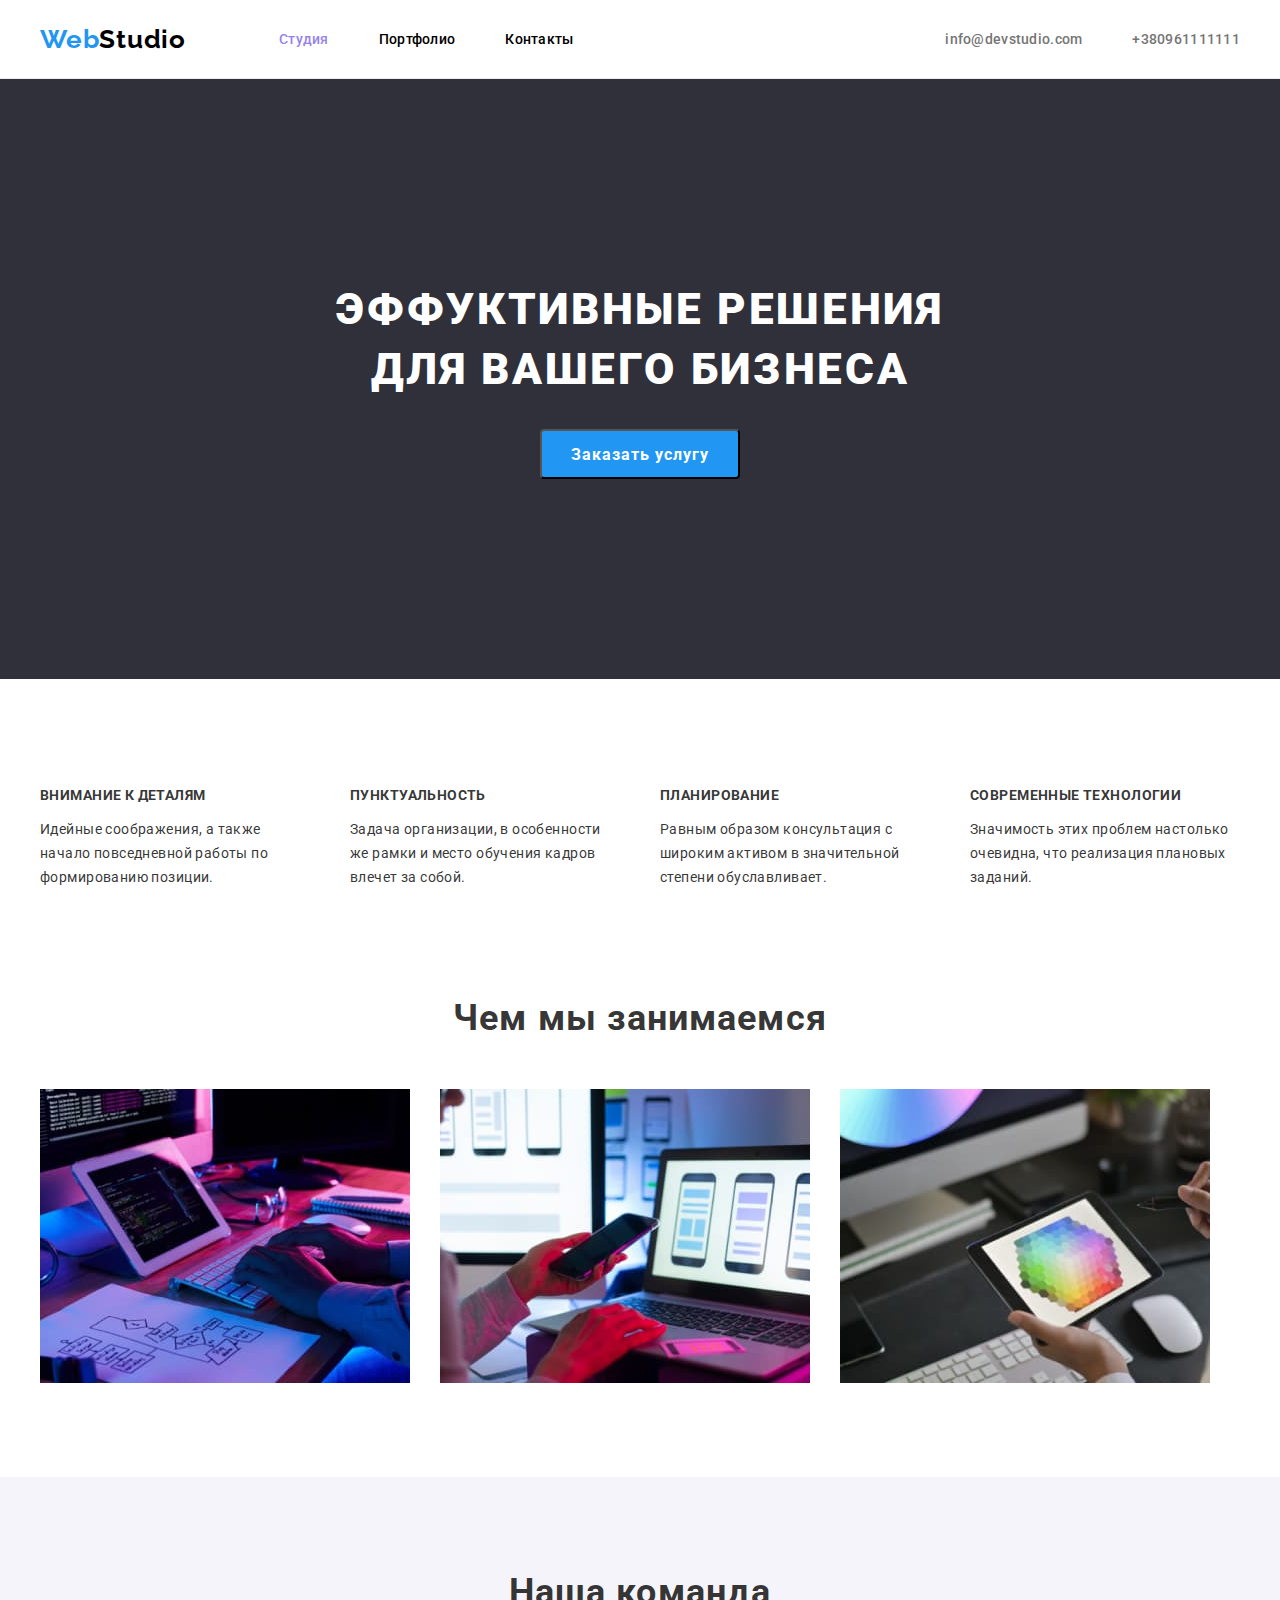
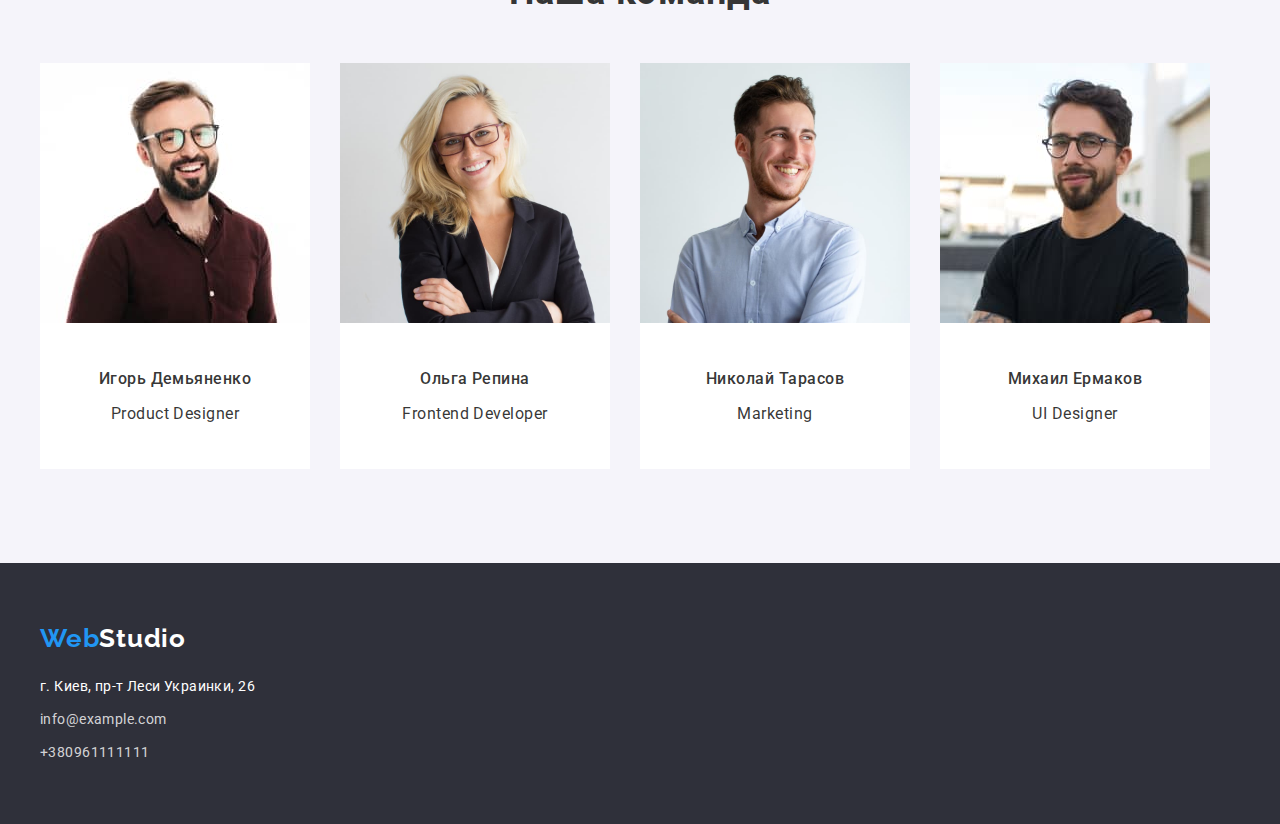
<file: index.htm>
<!DOCTYPE html>
<html lang="en">

<head>
    <link rel="preconnect" href="https://fonts.gstatic.com">
    <meta charset="UTF-8">
    <meta name="viewport" content="width=device-width, initial-scale=1.0">
    <title>Document</title>
    <link rel="stylesheet" href="./style/style.css">
    <link rel="preconnect" href="https://fonts.gstatic.com">
    <link href="https://fonts.googleapis.com/css2?family=Raleway:wght@700&family=Roboto:wght@400;500;700;900&display=swap" rel="stylesheet">
</head>

<body>

    <header class="header-scn">
        <div class="container">
            <div class="headlink">
                <nav>
                    
                    <ul class="site-nav">
                        <li class="itemheader">
                            <a href="./index.htm"> <span class="web">Web</span><span class="studio">Studio</span></a>
                        </li>
                        <li class="itemheader">
                            <a href="./index.htm" class="link current">Студия</a>
                        </li>
                        <li class="itemheader">
                            <a href="./portfolio.html" class="link">Портфолио</a>
                        </li>
                        <li class="itemheader">
                            <a href="# " class="link">Контакты</a>
                        </li>
                    </ul>
                </nav>
                <ul class="conect" >
                    <li class="itemheader" >
                        <a href="mailto:info@devstudio.com">
                            <p class="link">info@devstudio.com</p>
                        </a>
                    </li>
                    <li class="itemheader">
                        <a href="tel:+380961111111">
                            <p class="link">+380961111111</p>
                        </a>
                    </li>
                </ul>
            </div>
        </div>
    </header>


    <main>
        <!--hero-->
        
        <section class="hero-scn ">
            <div class="container hero overlay">
                 <h1 class="hero-title">ЭФФУКТИВНЫЕ РЕШЕНИЯ ДЛЯ ВАШЕГО БИЗНЕСА</h1>
               <button class="hero-btn">Заказать услугу</button>
            </div>
        </section>
            

        <!--features-->
        <section class="features-scn">
            <div class="container">
                <h2 class="visally-hidden">скрыто</h2>
                <ul class="features">
                    <li class="item">
                        <h3>ВНИМАНИЕ К ДЕТАЛЯМ</h3>
                        <p>Идейные соображения, а также начало повседневной работы по формированию позиции.</p>
                    </li>
                    <li class="item">
                        <h3>ПУНКТУАЛЬНОСТЬ</h3>
                        <p class="features-text">Задача организации, в особенности же рамки и место обучения кадров влечет за собой.</p>
                    </li>
                    <li class="item">
                        <h3>ПЛАНИРОВАНИЕ</h3>
                        <p>Равным образом консультация с широким активом в значительной степени обуславливает.</p>
                    </li>
                    <li class="item">
                        <h3>СОВРЕМЕННЫЕ ТЕХНОЛОГИИ</h3>
                        <p>Значимость этих проблем настолько очевидна, что реализация плановых заданий.</p>
                    </li>
                </ul>
            </div>
        </section>


        <!--what are we doing-->
        <section class="ourworking-scn">
            <div class="container ourworkimg">
                <h3 class="ourteamtitle">Чем мы занимаемся</h3>
                <ul>
                    <li class="ourwork">
                        <img src="./photo/home-page/ourwork/box1.jpg" width="370" alt="набор кода">
                    </li>
                    <li class="ourwork">
                        <img src="./photo/home-page/ourwork/box2.jpg" width="370" alt="разаработка дизайна">
                    </li>
                    <li class="ourwork">
                        <img src="./photo/home-page/ourwork/box3.jpg" width="370" alt="подбор цвета">
                    </li>
                </ul>
            </div>
        </section>


        <!--our team-->
        <section class="ourteam-scn">
            <div class="container ourteamfon">
                <h3 class="ourteamtitle">Наша команда</h3>
                <ul class="ourteam">
                    <li class="item">
                        <img src="./photo/home-page/team/img.jpg" width="270" alt="фото Игоря Демьяненко">
                            <div class="ournamepadding">
                                <h3 class="ourname">Игорь Демьяненко</h3>
                                <p class="ourprofession">Product Designer</p>
                            </div>
                    </li>
                    <li class="item">
                        <img src="./photo/home-page/team/img1.jpg" width="270" alt="фото Ольги Репина">
                             <div class="ournamepadding">
                                <h3 class="ourname">Ольга Репина</h3>
                                <p class="ourprofession">Frontend Developer</p>
                            </div>
                    </li>
                    <li class="item">
                        <img src="./photo/home-page/team/img2.jpg" width="270" alt="фото Николая Тарасова">
                            <div class="ournamepadding">
                                <h3 class="ourname">Николай Тарасов</h3>
                                <p class="ourprofession">Marketing</p>
                            </div>
                    </li>
                    <li class="item">
                        <img src="./photo/home-page/team/img3.jpg" width="270" alt="фото Михаила Ермакова">
                            <div class="ournamepadding">
                                <h3 class="ourname">Михаил Ермаков</h3>
                                <p class="ourprofession">UI Designer</p>
                            </div>
                    </li>
                </ul>
            </div>
        </section>


        

    </main>


    <!--foot-->

    <footer>
        <div class="container ftr">
            <a href="#"><span class="webfoot">Web</span><span class="studiofoot">Studio</span></a>
                <address class="address">г. Киев, пр-т Леси Украинки, 26</address>
                    <ul>
                        <li class="item">
                            <a href="mailto:info@example.com"><span class="howconectfoot">info@example.com</span></a>
                        </li>
                        <li class="item">
                            <a href="tel:+380961111111"><span class="howconectfoot">+380961111111</span></a>
                        </li>
                    </ul>
        </div>
    </footer>
</body>

</html>
</file>
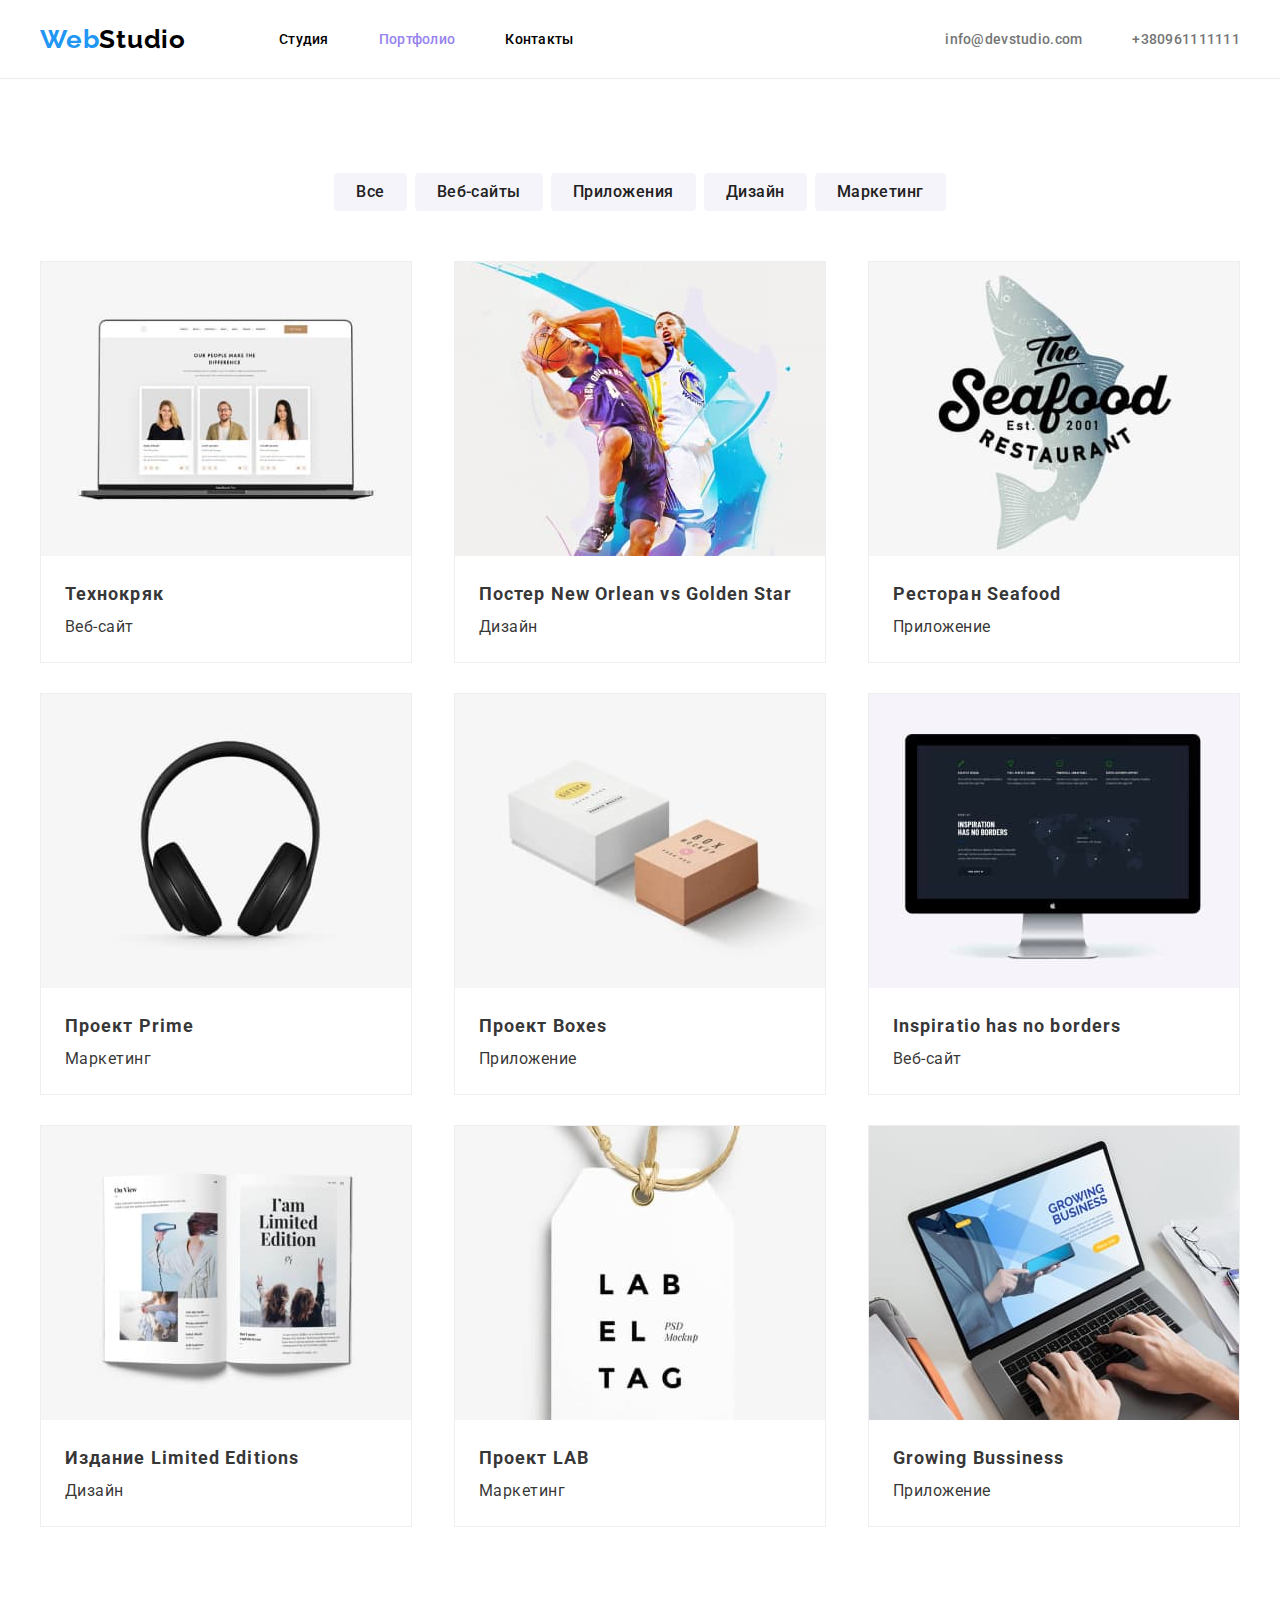
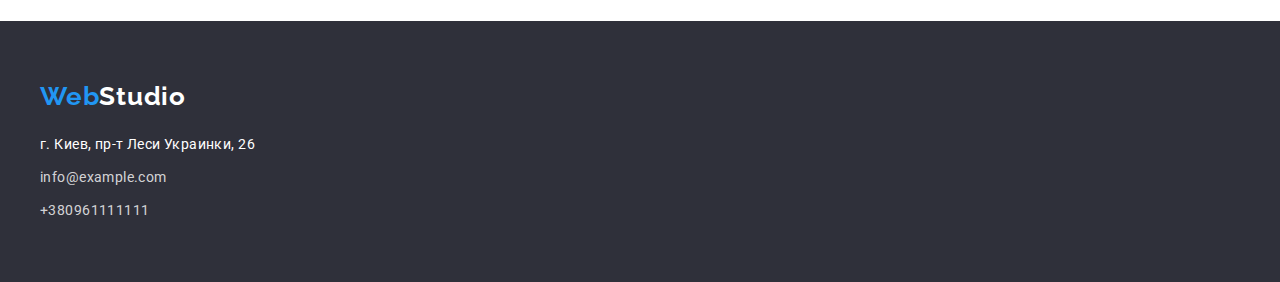
<file: portfolio.html>
<!DOCTYPE html>
<html lang="en">

<head>
    <link rel="preconnect" href="https://fonts.gstatic.com">
    <meta charset="UTF-8">
    <meta name="viewport" content="width=device-width, initial-scale=1.0">
    <title>Document</title>
    <link rel="stylesheet" href="./style/style.css">
    <link href="https://fonts.googleapis.com/css2?family=Raleway:wght@700&family=Roboto:wght@400;500;700;900&display=swap" rel="stylesheet">
</head>

<body>
    <header class="header-scn">
        <div class="container">
            <div class="headlink">
                <nav>
                    
                    <ul class="site-nav">
                        <li class="itemheader">
                            <a href="./index.htm"> <span class="web">Web</span><span class="studio">Studio</span></a>
                        </li>
                        <li class="itemheader">
                            <a href="./index.htm" class="link">Студия</a>
                        </li>
                        <li class="itemheader">
                            <a href="./portfolio.html" class="link  current">Портфолио</a>
                        </li>
                        <li class="itemheader">
                            <a href="# " class="link">Контакты</a>
                        </li>
                    </ul>
                </nav>
                <ul class="conect" >
                    <li class="itemheader" >
                        <a href="mailto:info@devstudio.com">
                            <p class="link">info@devstudio.com</p>
                        </a>
                    </li>
                    <li class="itemheader">
                        <a href="tel:+380961111111">
                            <p class="link">+380961111111</p>
                        </a>
                    </li>
                </ul>
            </div>
        </div>
    </header>

    <main>
        
        
        <section class="portfolio-scn">
            <h1 class="visally-hidden">скрыть</h1>
                <div class="container portf-cnr">
                    <ul class="portfolio-btn">
                        <li class="item">
                            <button class="portf-btn">Все</button>
                        </li>
                        <li class="item">
                            <button class="portf-btn">Веб-сайты</button>
                        </li>
                        <li class="item">
                            <button class="portf-btn">Приложения</button>
                        </li>
                        <li class="item">
                            <button class="portf-btn">Дизайн</button>
                        </li>
                        <li class="item">
                            <button class="portf-btn">Маркетинг</button>
                        </li>
                    </ul>
                </div>
                <div class="container">    
                        <ul class="img-portfolio">
                            <li class="item">
                                <img src="./photo/portfolio/website.jpg" alt="сайт">
                                    <div class="portfolio-wedo">
                                        <h2 class="wedo">Технокряк</h2>
                                        <p class="aboutwedo">Веб-сайт</p>
                                    </div>
                            </li>
                            <li class="item">
                                <img src="./photo/portfolio/poster.jpg" alt="дизайн постеров">
                                    <div class="portfolio-wedo">
                                        <h2 class="wedo">Постер New Orlean vs Golden Star</h2>
                                        <p class="aboutwedo">Дизайн</p>
                                    </div>
                            </li>
                            <li class="item">
                                <img src="./photo/portfolio/seafood.jpg" alt="приложение">
                                    <div class="portfolio-wedo">
                                        <h2 class="wedo">Ресторан Seafood</h2>
                                        <p class="aboutwedo">Приложение</p>
                                    </div>
                            </li>
                            <li class="item">
                                <img src="./photo/portfolio/headphones.jpg" alt="Маркетинг">
                                    <div class="portfolio-wedo">
                                        <h2 class="wedo">Проект Prime</h2>
                                        <p class="aboutwedo">Маркетинг</p>
                                    </div>
                            </li>
                            <li class="item">
                                <img src="./photo/portfolio/box.jpg" alt="box">
                                    <div class="portfolio-wedo">
                                        <h2 class="wedo">Проект Boxes</h2>
                                        <p class="aboutwedo">Приложение</p>
                                    </div>
                            </li>
                            <li class="item">
                                <img src="./photo/portfolio/screen.jpg" alt="Веб-сайт">
                                    <div class="portfolio-wedo">
                                        <h2 class="wedo">Inspiratio has no borders</h2>
                                        <p class="aboutwedo">Веб-сайт</p>
                                    </div>
                            </li>
                            <li class="item">
                                <img src="./photo/portfolio/book.jpg" alt="Дизайн">
                                    <div class="portfolio-wedo">
                                        <h2 class="wedo">Издание Limited Editions</h2>
                                        <p class="aboutwedo">Дизайн</p>
                                    </div>
                            </li>
                            <li class="item">
                                <img src="./photo/portfolio/lab.jpg" alt="разработка маркетинга">
                                    <div class="portfolio-wedo">
                                        <h2 class="wedo">Проект LAB</h2>
                                        <p class="aboutwedo">Маркетинг</p>
                                    </div>
                            </li>
                            <li class="item">
                                <img src="./photo/portfolio/notebook.jpg" alt="разработка приложения">
                                    <div class="portfolio-wedo">
                                        <h2 class="wedo">Growing Bussiness</h2>
                                        <p class="aboutwedo">Приложение</p>
                                    </div>
                            </li>
                        </ul>
                </div>
        </section>
       



    </main>


    <!--foot-->
    
    <footer>
        <div class="container">
            <a href="#"><span class="webfoot">Web</span><span class="studiofoot">Studio</span></a>
                <address class="address">г. Киев, пр-т Леси Украинки, 26</address>
                    <ul>
                        <li class="item">
                            <a href="mailto:info@example.com"><span class="howconectfoot">info@example.com</span></a>
                        </li>
                        <li class="item">
                            <a href="tel:+380961111111"><span class="howconectfoot">+380961111111</span></a>
                        </li>
                    </ul>
        </div>
    </footer>

</body>
</file>
<file: style/style.css>
:root {
    --primary-text-color: rgba(0, 0, 0, 0.8);
    --title-text-color: #000000;
    --accent-color: #2196F3;
    --primary-white-color: #ffffff;
    --footer-color:#2F303A;
    --connect-color:#757575;
    --primary-font-famaly:Roboto;
    --primary-width:1200px;
}



img {display: block;}
ul {list-style: none;}
ul {padding-inline-start:0}
ul{margin:0}
a {text-decoration: none;}
/*img{
    display: block;
    max-width: 100%;
    height: auto;
}*/

/* визуально скрыть*/
.visally-hidden{
    position: absolute;
    clip:rect(0 0 0 0);
    width:1px;
    height:1px;
    margin:-1px;
}


body{margin: 0;}


.container{
    width: var(--primary-width);
    padding-right:15px;
    padding-left: 15px;

    margin-left: auto;
    margin-right: auto;
    
    /*padding-top: 94px;
    padding-bottom: 94px;*/
}




/* header */

.header-scn{
    padding-top: 17px;
    padding-bottom: 17px;

    border-bottom: 1px solid #ECECEC;
}

.headlink{
    display: flex;
   
    align-items: center;
    
}



.site-nav{
    display: flex;
    margin-left: auto;
    align-items: center;
   
    

    font-family: Roboto;
    font-weight: 500;
    font-size: 14px;
    line-height: 16px;
    letter-spacing: 0.02em;
}


.site-nav .itemheader:first-child{
    margin-right: 93px;
}

.site-nav li:not(:last-child){
    margin-right: 50px;
}

.site-nav .link.current{
    color: rgb(150, 130, 238);
}

.web {
    color: var(--accent-color);
    font-family: Raleway;
    font-size: 26px;
    font-weight: 700;
    line-height: 31px;
    letter-spacing: 0.03em;
    text-align: left;

}

.studio {
    color: var(--title-text-color);
    font-family: Raleway;
    font-size: 26px;
    font-weight: 700;
    line-height: 31px;
    letter-spacing: 0.03em;
    text-align: left;
}

.link{
    color:var(--title-text-color);
}

.link:hover,
.link:focus {
    color: var(--accent-color);
    font-family: var(--primary-font-famaly);
    font-size: 14px;
    font-weight: 500;
    line-height: 16px;
    letter-spacing: 0.02em;
    text-align: left;
}
.link:active{
    color:rgb(255, 0, 0);
}
.link{
    color: var(--title-text-color);
}


/* box s style for tel and mail*/

.conect{
    display: flex;
    margin-left:auto;

    
    padding-inline-start: 0;
}

/* отступы ссылок, кроме последней*/
.conect .itemheader:not(:last-child){
    margin-right:50px;
}

.conect li{
    display:  block;
    align-items: center;
   
    font-family: var(--primary-font-famaly);
    font-weight: 500;
    font-size: 14px;
    line-height: 16px;
    letter-spacing: 0.02em;
}




.conect .link{
    color: var(--connect-color);
}

.conect p:hover,
.conect p:focus{
    color:var(--accent-color);
}






/* body color */
body {
    background-color: var(--primary-white-color);
    color: var(--primary-text-color);
}

/*   hero   */


.hero-scn{
    padding-top: 200px;
    padding-bottom: 200px;
    background-color: #2F303A;
}


.hero {
    text-align: center;
    
    width: var(--primary-width);
      
}

.hero-title {
    margin-top:0;
    margin-bottom:30px;
    width: 696px;
    margin-left: auto;
    margin-right: auto;


    color: var(--primary-white-color);
    font-family: var(--primary-font-famaly);
    font-size: 44px;
    font-weight: 900;
    line-height: 60px;
    letter-spacing: 0.06em;
    
}

.hero-btn {
    background-color: #2196F3;
    color: var(--primary-white-color);
    width: 200px;
    height: 50px;
    font-family: var(--primary-font-famaly);
    font-weight: bold;
    font-size: 16px;   
    letter-spacing: 0.06em;
    border-radius: 4px;
    cursor:pointer;
    outline: transparent;
}


/*  features */

/*  feature container   */

.features-scn{
    padding-top: 94px;
    padding-bottom:94px;
}
.features{
    display: flex;
    justify-content:space-between;
    padding-inline-start:0;
    
}

.features .item{
    width:270px;
}

.features h3{
    font-family: var(--primary-font-famaly);
    font-size: 14px;
    font-weight: 700;
    line-height: 16px;
    letter-spacing: 0.03em;
    text-align: left;
}

.features p{
    font-family: var(--primary-font-famaly);
    font-size: 14px;
    font-weight: 400;
    line-height: 24px;
    letter-spacing: 0.03em;
    text-align: left;
}


/*   ourwork     */

.ourworking-scn{
    
    padding-bottom: 94px;
}


.ourworkimg ul{
    
    display: flex;

    width: 370px;
    /*padding-bottom:94px;*/
    margin: 0;
}

.ourwork:not(:last-child){
    margin-right:30px;
}
/*.ourwork{
    font-family: var(--primary-font-famaly);
    font-size: 36px;
    font-weight: 700;
    line-height: 42px;
    letter-spacing: 0.03em;
    text-align: center;
    }*/



    /*  our team    */

.ourteam-scn{
    padding-top: 94px;
    padding-bottom: 94px;
    background-color: #F5F4FA;
}

.ourteamtitle{
    margin:0;
    
    padding-bottom: 50px;

    font-family: var(--primary-font-famaly);
    font-size: 36px;
    font-weight: 700;
    line-height: 42px;
    letter-spacing: 0.03em;
    text-align: center;
}

.ourteam{
    display: flex;
}

.ourteam li{
    background-color:var(--primary-white-color);
}
/*.ourteam{
    margin: 0;
}*/

.ourteam .item:not(:last-child){
    margin-right: 30px;
}

.ournamepadding{
    padding-top: 30px;
    padding-bottom: 30px;
}

.ourname{
    font-family: var(--primary-font-famaly);
    font-size: 16px;
    font-weight: 500;
    line-height: 19px;
    letter-spacing: 0.03em;
    text-align: center;
}

.ourprofession{
    font-family: var(--primary-font-famaly);
    font-size: 16px;
    font-weight: 400;
    line-height: 19px;
    letter-spacing: 0.03em;
    text-align: center;
    }



    /* footer */


footer{
    margin-left: auto;
    margin-right: auto;
    padding-top: 60px;
    padding-bottom: 60px;
    background-color:var(--footer-color);
}

.ftr{
    
    width:var(--primary-width);
    padding-right:15px;
    padding-left: 15px; 
}    

footer .ftr{
    display: flex;
    flex-direction: column;
}

footer a:first-child{
    /*margin-top:60px;*/
    /*margin-bottom:20px;*/
}

footer .item:not(:last-child){
    margin-bottom: 9px;
}

/*footer .item{
    margin-bottom: 9px;
}*/

.webfoot{
    font-family: Raleway;
    font-size: 26px;
    font-weight: 700;
    line-height: 31px;
    letter-spacing: 0.03em;
    
    color: var(--accent-color);
}
.studiofoot{   
    font-family: Raleway;
    font-size: 26px;
    font-weight: 700;
    line-height: 31px;
    letter-spacing: 0.03em;
    
    color: var(--primary-white-color);
}


address{
    padding-top: 20px;
    padding-bottom: 9px;

    font-family: var(--primary-font-famaly);
    font-size: 14px;
    font-weight: 400;
    line-height: 24px;
    letter-spacing: 0.03em;
    font-style: normal;
    color:var(--primary-white-color);

    
    
}

.howconectfoot{
    font-family: var(--primary-font-famaly);
    font-size: 14px;
    font-weight: 400;
    line-height: 24px;
    letter-spacing: 0.03em;
    text-align: left;
    color: rgba(255, 255, 255, 0.8);
}







/* стили portfolios.html*/


.portfolio-scn{
    padding-top: 94px;
    padding-bottom: 94px;
}


/* buttons */


.portf-cnr{
    margin-bottom: 50px;
}

.portf-btn:focus,
.portf-btn:hover{
    padding:6px 22px;

    cursor: pointer;
    background-color: var(--accent-color);
    color:var(--primary-white-color);
    font-family: var(--primary-font-famaly);
    font-size: 16px;
    font-weight: 500;
    line-height: 26px;
    letter-spacing: 0.03em;
    text-align: center;
    outline: transparent;
    border: var(--accent-color);
    border-radius: 4px;
}


.portf-btn{
    padding:6px 22px;

    color:#212121;
    background-color: #F5F4FA;
    font-family: var(--primary-font-famaly);
    font-size: 16px;
    font-weight: 500;
    line-height: 26px;
    letter-spacing: 0.03em;
    text-align: center;
    outline: transparent;
    border:#F5F4FA;
    border-radius: 4px;
}

.portfolio-btn{
    display:flex;
    justify-content: center;
    
}

.portfolio-btn .item:not(:last-child){
    margin-right: 8px;
}




    /*   коробка с фото    */

.img-portfolio{
    display: flex;
    flex-wrap: wrap;
    justify-content: space-between;

}

/* отступы в портфолио фото  */
.img-portfolio .item{
    margin-right: 30px;
    margin-bottom:30px;

    cursor: pointer;

    background: #FFFFFF;
    border: 1px solid #EEEEEE;
}

.img-portfolio .item:hover{
    box-sizing: border-box;
    box-shadow: 0px 1px 1px rgba(0, 0, 0, 0.12), 0px 4px 4px rgba(0, 0, 0, 0.06), 1px 4px 6px rgba(0, 0, 0, 0.16);
}

.img-portfolio .item:nth-child(3n){
    margin-right:0;
}
.img-portfolio .item:nth-last-child(-n+3){
    margin-bottom:0;
}





/* our projects */



.portfolio-wedo{
    padding:20px 24px;
}

.wedo{
    margin:0;

    font-family:var(--primary-font-famaly);
    font-size: 18px;
    font-style: normal;
    font-weight: 700;
    line-height: 36px;
    letter-spacing: 0.06em;
    text-align: left;

}

.aboutwedo{
    margin:0;

    font-family:var(--primary-font-famaly);
    font-size: 16px;
    font-style: normal;
    font-weight: 400;
    line-height: 30px;
    letter-spacing: 0.03em;
    text-align: left;

}
</file>
